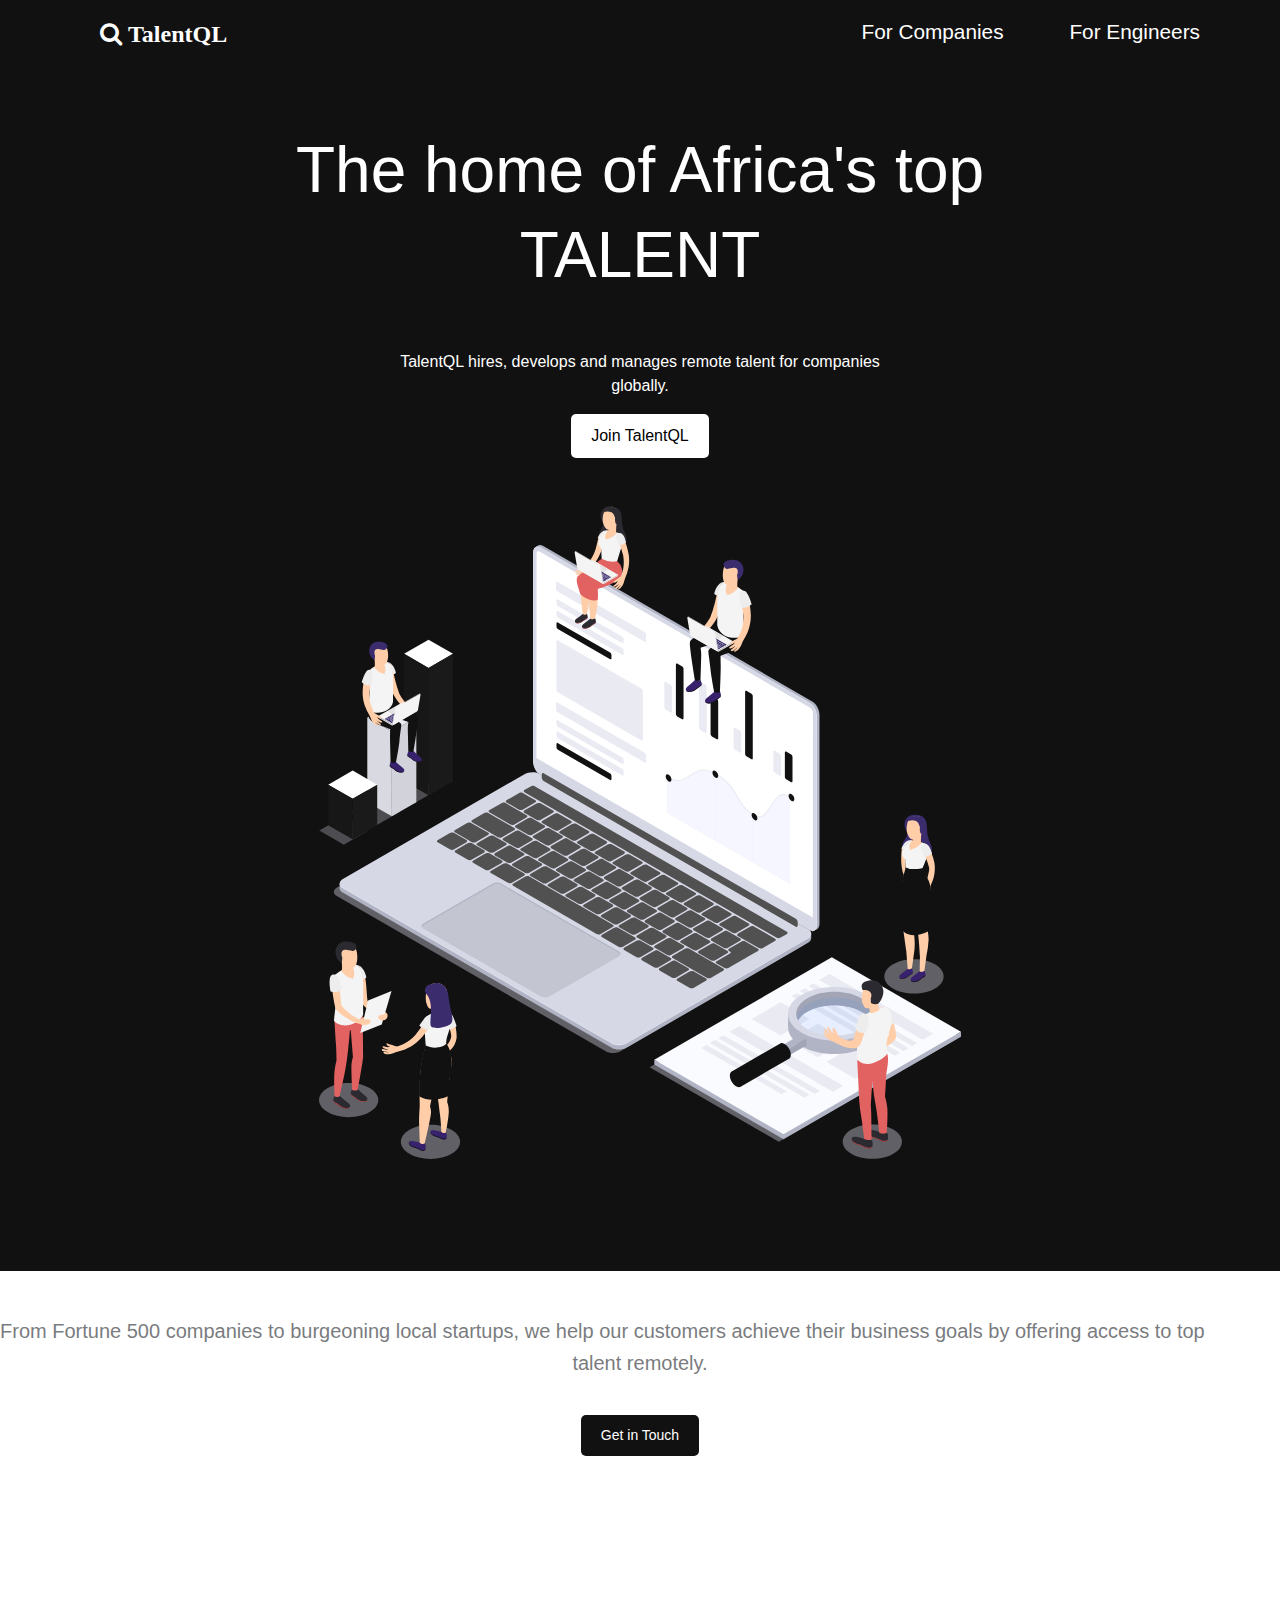
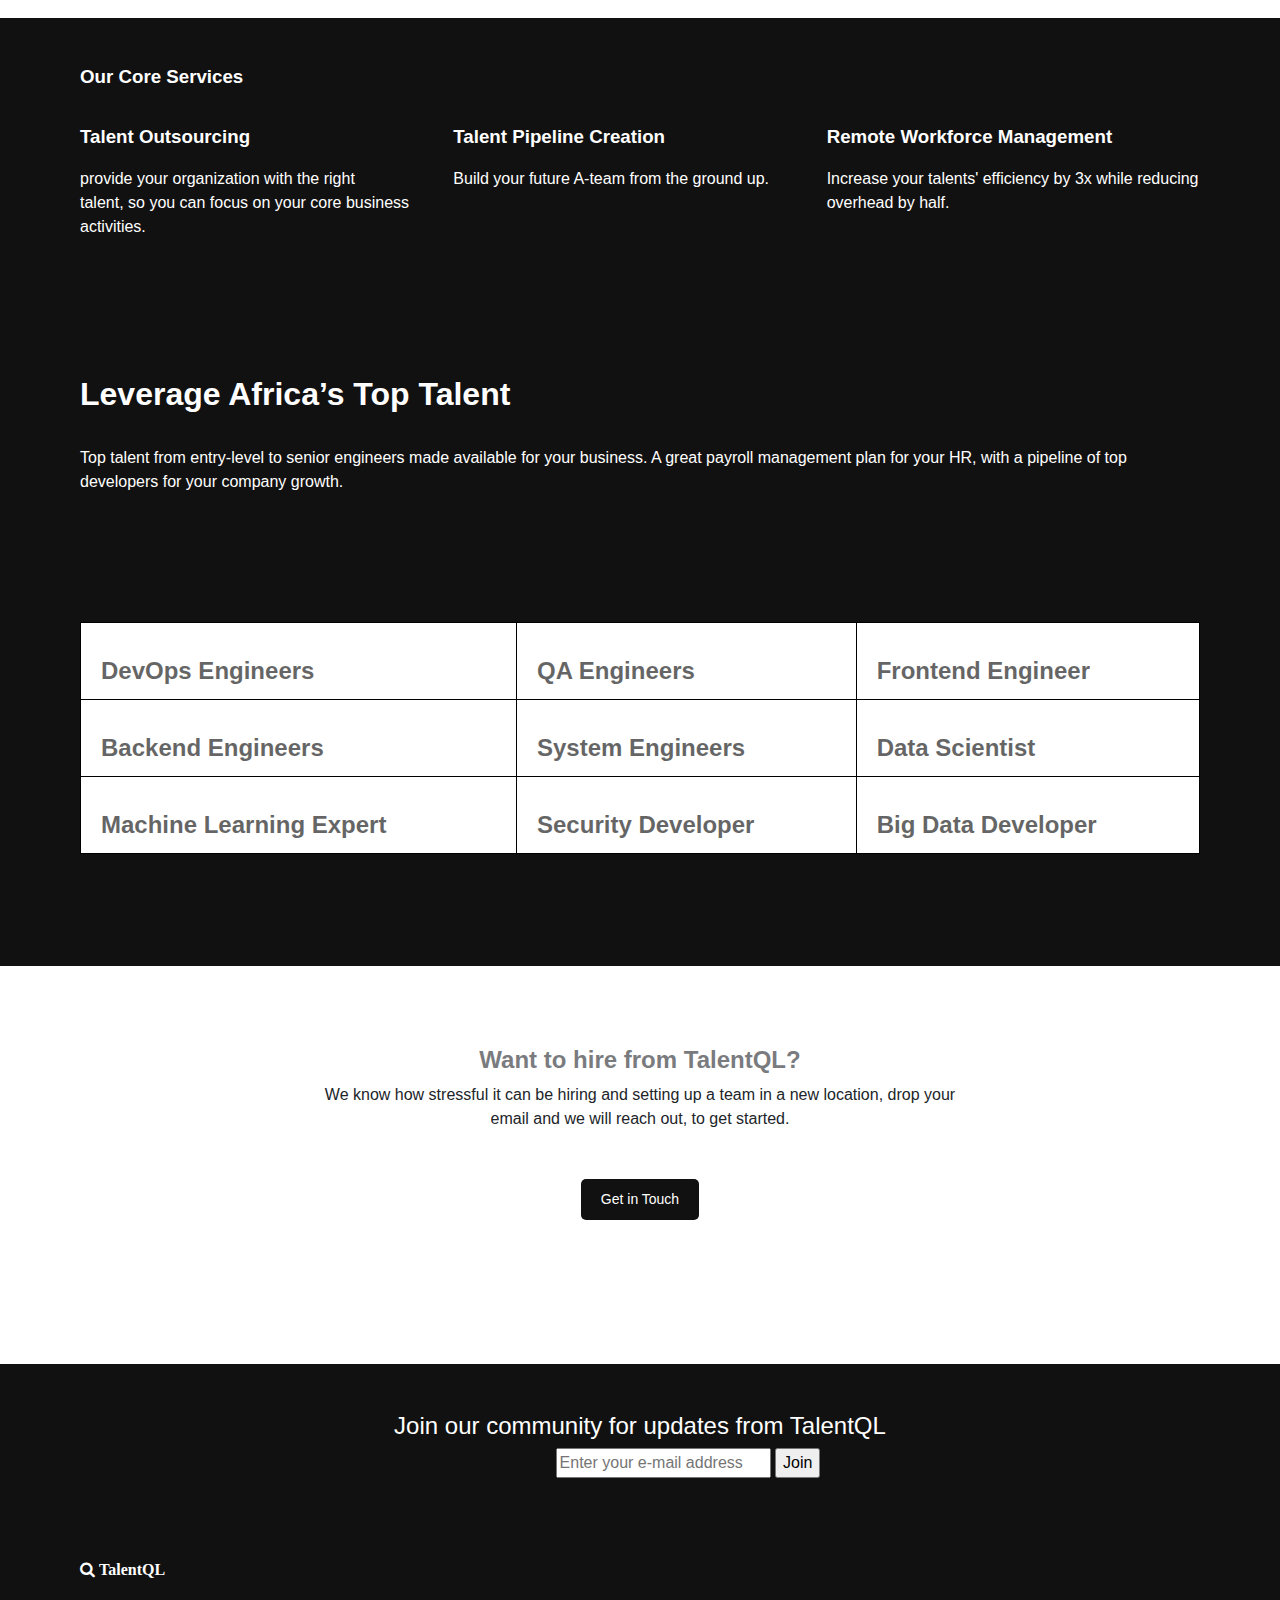
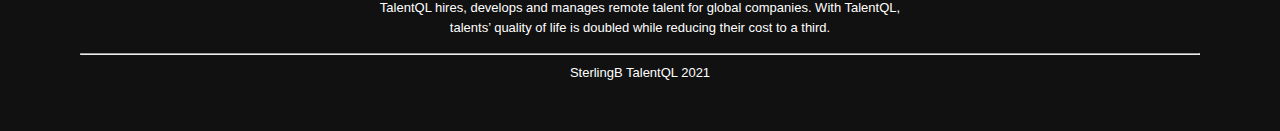
<file: index.html>
<!doctype html>
<html lang="en">

<head>
    <meta charset="utf-8">
    <meta name="viewport" content="width=device-width , initial-scale=1.0">
    <title> Talent </title>
    <link rel="stylesheet" href="assets/fontawesome/css/font-awesome.min.css">
    <link rel="stylesheet" href="style.css">
</head>

<body>
    <div id="app"></div>
    <header class="pt-1 bg-dark">
        <section class="">
            <div class="framer justify-content-between frame">
                <a href="" class="white-text pl-5 p-r-5 fs-half d-sm-hide">
                    <i class="fa fa-search ">
                        <strong>TalentQL</strong>
                    </i>
                </a>
                <nav class="d-sm-hide">
                    <a href="" class="white-text pr-6 fs-3">
                        For Companies
                    </a>
                    <a href="engineers.html" class="white-text pr-6 fs-3 ">
                        For Engineers
                    </a>
                </nav>
            </div>
            <div class="wrap justify-content-between p-l-rsm">
                <a href="" class="white-text fs-half d-md-hide">
                    <i class="fa fa-search ">
                        <strong>TalentQL</strong>
                    </i>
                </a>
                <div class="pad-bottom-and-top-10px d-md-hide">
                    <span class=" white-text bold-700" id="">
                        <i class="fa fa-bars"></i>
                    </span>
                </div>
            </div>
    </header>
    <div class="white-text text-center bg-dark pad-bottom-7 pad-top-5 bold-500 center-text">
        <h2 class="fs-4">The home of Africa's top</h2>
        <h1 class="fs-4">TALENT</h1>
        <p class="pad-top-3">TalentQL hires, develops and manages remote talent for companies
            <br> globally.</p>
        <button class="button no-border no-outline radius-5 black-text bg-white">Join TalentQL
        </button>
        <div class="pad-top-3 ">
            <img src="assets/images/Business_SVG 3.svg" alt="dominos-plain Logo" class="img-size"
                title="dominos-plain Logo">
        </div>
    </div>
    <div class="bg-white pad-top-3">
        <h5 class="faint">From Fortune 500 companies to burgeoning local startups, we help our customers achieve their
            business goals
            by offering access to top</h5>
        <h5 class="text-center faint"> talent remotely.
        </h5>
        <div class="text-center pad-bottom-7 center-text">
            <button class="button no-border no-outline radius-5 white-text bg-dark but-style  ">Get in Touch
            </button>
        </div>
    </div>
    <div class="bg-dark white-text p-l-r">
        <h3 class="pad-top-3"> Our Core Services </h3>

        <div class="wrap justify-content-between  white-text">




            <div class="wrap-md-4">
                <h3> Talent Outsourcing</h3>
                <p> provide your organization with the right<br> talent,
                    so you can focus on your core business activities.</p>
            </div>
            <div class="wrap-md-4 ">
                <h3> Talent Pipeline Creation</h3>
                <p> Build your future A-team from the ground up.</p>
            </div>
            <div class="wrap-md-4 pad-bottom-7">
                <h3>Remote Workforce Management</h3>
                <p>Increase your talents' efficiency by 3x while reducing overhead by half.</p>
            </div>


        </div>
        <div class="pad-bottom-7">
            <h3 class="fs-32">Leverage Africa’s Top Talent</h3>
            <p>Top talent from entry-level to senior engineers made available for your business.
                A great payroll management plan for your HR,
                with a pipeline of top developers for your company growth.</p>
        </div>
        <!-- <div class = " bg-white black-text pad-bottom-7 bord-box ">
            <div class="wrap justify-content-between ">
                <div class="wrap-md-4">
                    <h5>DevOps Engineers</h5>
                </div>
                <div class="wrap-md-4">
                    <h5>QA Engineers</h5>
                </div>
                <div class="wrap-md-4">
                    <h5>Frontend Engineer</h5>
                </div>
            </div>
            <div class = "wrap justify-content-between  ">
                <div class="wrap-md-4">
                    <h5>Backend Engineers</h5>
                </div>
                <div class ="wrap-md-4">
                    <h5>System Engineers</h5>
                </div>
                <div class = "wrap-md-4">
                    <h5>Data Scientist</h5>
                </div>
            </div>
            <div class = "wrap justify-content-between  " >
                <div class="wrap-md-4">
                    <h5>Machine Learning Expert</h5>
                </div>
                <div class="wrap-md-4">
                    <h5>Security Developer</h5>
                </div>
                <div class="wrap-md-4">
                    <h5>Big Data Developer</h5>
                </div>
            </div>
            </div>
            -->
        <div class="pad-bottom-7 d-sm-hide">
            <table class="bg-white black-text">

                <tr class="faint">
                    <td>DevOps Engineers</td>
                    <td>QA Engineers</td>

                    <td>Frontend Engineer</td>

                </tr>
                <tr class="faint">
                    <td>Backend Engineers</td>
                    <td>System Engineers</td>
                    <td>Data Scientist</td>
                </tr>

                <tr class="faint">
                    <td>Machine Learning Expert</td>
                    <td>Security Developer</td>
                    <td>Big Data Developer </td>
                </tr>
            </table>
        </div>
        <div class="pad-bottom-7 d-md-hide ">
            <table class="bg-white black-text">

                <tr class="">
                    <td>DevOps Engineers</td>
                </tr>
                <tr>
                    <td>QA Engineers</td>
                </tr>
                <tr>
                    <td>Frontend Engineer</td>
                </tr>


                <tr class="">
                    <td>Backend Engineers</td>
                </tr>
                <tr>
                    <td>System Engineers</td>
                </tr>
                <tr>
                    <td>Data Scientist</td>
                </tr>

                <tr class="">
                    <td>Machine Learning Expert</td>
                </tr>
                <tr>
                    <td>Security Developer</td>
                </tr>
                <tr>
                    <td>Big Data Developer </td>
                </tr>
            </table>
        </div>

    </div>
    </div>
    <div>
        <h4 class="text-center pad-top-5 faint"><strong>Want to hire from TalentQL?</strong></h4>
        <p class="text-center">We know how stressful it can be hiring and setting up a team in a new location,
            drop your <br> email and we will reach out, to get started.</p>
        <div class="text-center pad-bottom-7">
            <button class="button no-border no-outline radius-5 white-text bg-dark but-style pad-bottom-7  ">Get in
                Touch
            </button>
        </div>

    </div>
    <div class="bg-dark  ">
        <h4 class="text-center center-text white-text pad-top-3">Join our community for updates from TalentQL</h4>
        <div class="text-center">
            <form method="post" class="">
                <div class="pl-6 text-center center-text">
                    <input class="text" type="email" placeholder="Enter your e-mail address" required>
                    <input class="" type="submit" value="Join">
                </div>
            </form>
        </div>
        <div class="pad-top-5 pad-bottom-2 p-l-r">
            <a href="" class="white-text fs">
                <i class="fa fa-search ">
                    <strong>TalentQL</strong>
                </i>
            </a>

            <p class="white-text pad-top-1 fs-small center-text">TalentQL hires, develops and manages remote talent for
                global
                companies.
                With TalentQL, <br> talents’ quality of life is doubled while reducing their cost to a third.</p>
            <hr>
            <p class="text-center white-text fs-small">SterlingB TalentQL 2021</p>
        </div>
    </div>

    </div>
    </section>

<script src ="app.js"></script>
</body>

</html>
</file>
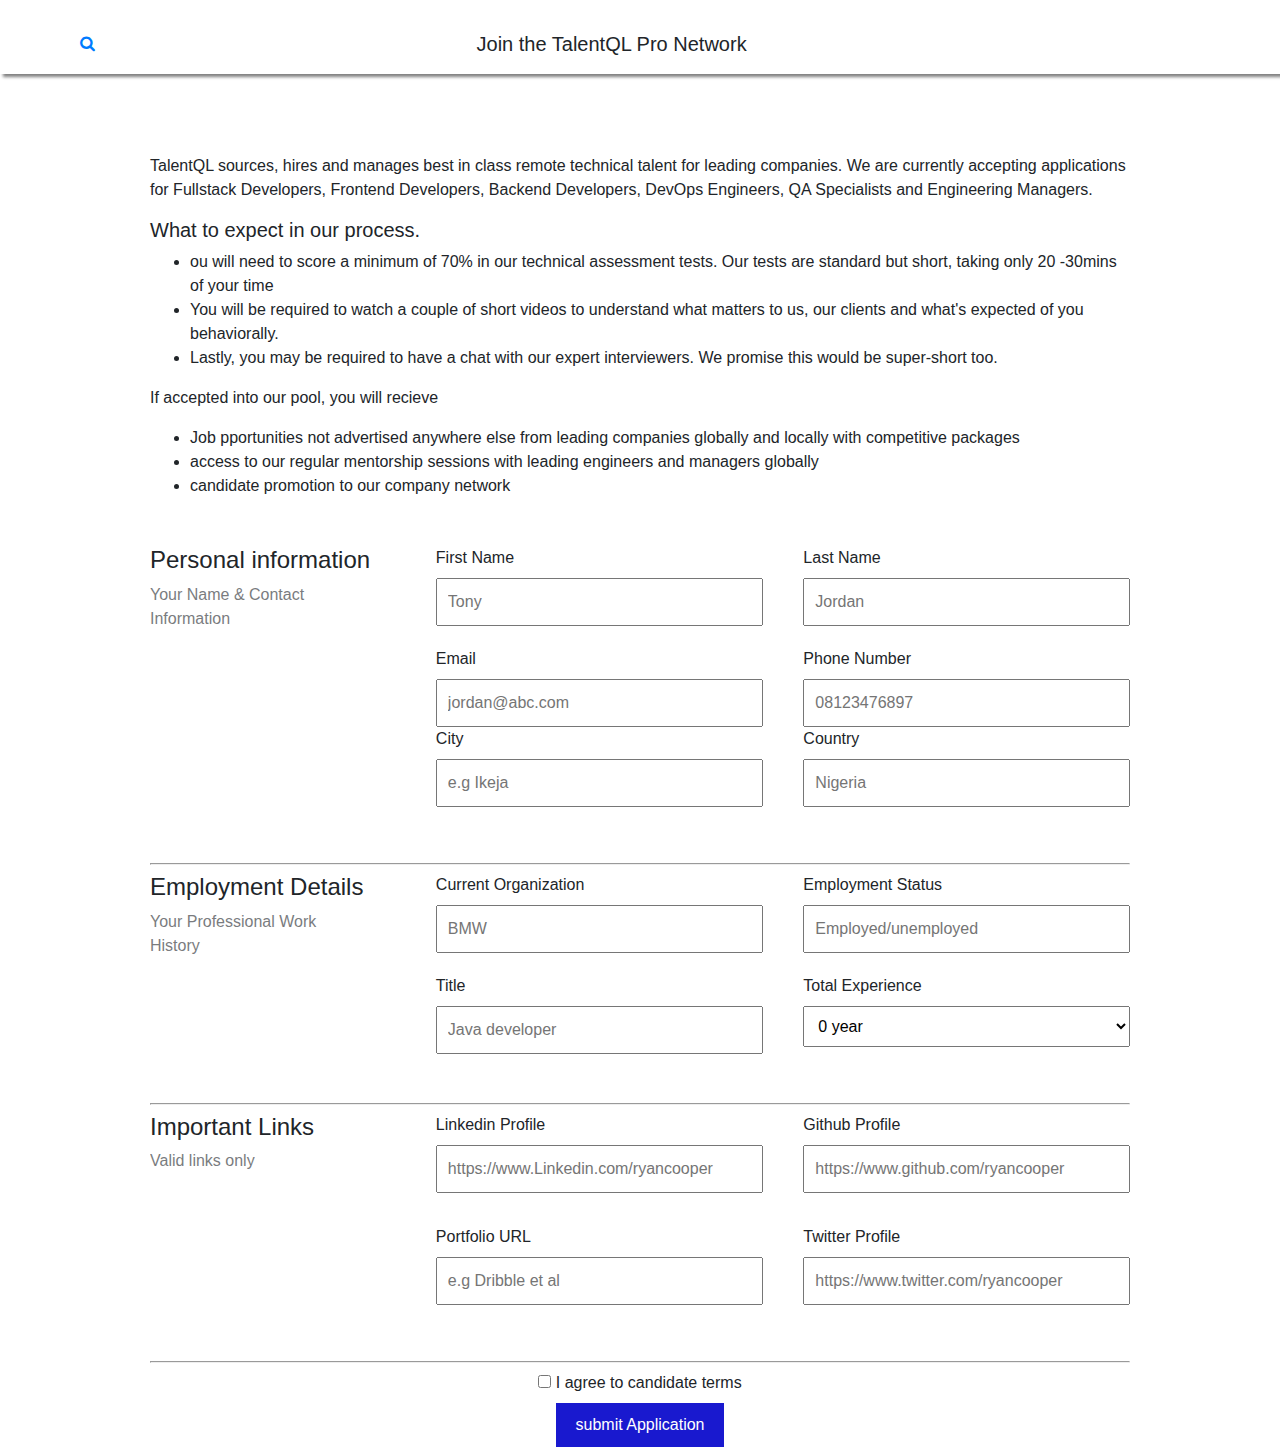
<file: engineers.html>
<!doctype html>
<html lang="en">

<head>
    <meta charset="utf-8">
    <meta name="viewport" content="width=device-width , initial-scale=1.0">
    <title> Talent </title>
    <link rel="stylesheet" href="assets/fontawesome/css/font-awesome.min.css">
    <link rel="stylesheet" href="style.css">
</head>

<body>
    
    <header class="shadow-float pad-top-2">
        <section>
            <div class="wrap justify-content-between wrap-7 frame ">
                <a href="" class="pl-5">
                    <i class="fa fa-search ">
                    </i>
                </a>
                <div>
                    <h5>Join the TalentQL Pro Network</h5>
                </div>
            </div>
        </section>
    </header>
    <div class="p-l-rbg">
        <p class="pad-top-5">TalentQL sources,
            hires and manages best in class remote technical talent for leading companies.
            We are currently accepting applications for Fullstack Developers, Frontend Developers,
            Backend Developers, DevOps Engineers, QA Specialists and Engineering Managers.
        </p>
        <h5>What to expect in our process.</h5>
        <ul>
            <li>ou will need to score a minimum of 70% in our technical assessment tests.
                Our tests are standard but short, taking only 20 -30mins of your time</li>
            <li>You will be required to watch a couple of short videos to understand what matters to us,
                our clients and what's expected of you behaviorally.</li>
            <li>Lastly, you may be required to have a chat with our expert interviewers.
                We promise this would be super-short too.</li>
        </ul>
        <p>If accepted into our pool, you will recieve
        </p>
        <ul>
            <li>Job pportunities not advertised anywhere else from leading companies globally and locally with
                competitive packages</li>
            <li>access to our regular mentorship sessions with leading engineers and managers globally</li>
            <li>candidate promotion to our company network </li>
        </ul>
    </div>
    <main class="framer p-l-rbg">
        <div class="">
            <div class="wrap justify-content-between">
                <div class="wrap-3 pad-top-2">
                    <h4 class="">Personal information </h4>
                    <p class="faint">Your Name & Contact <br> Information</p>
                </div>

                <form class="wrap-4 pad-top-2">
                    <label for="firstname">First Name</label>
                    <input type="text" class="input input-border-faint user-data pad-10" placeholder="Tony" required
                        id="FirstName">
                </form>
                <form class="wrap-4 pad-top-2">
                    <label for="Lastname">Last Name</label>
                    <input type="text" class="input input-border-faint user-data  pad-10" placeholder="Jordan" required
                        id="LastName">

                </form>
                <div class="wrap-3">
                    <!--              <h4 class= "">Personal information </h4>
             <p class="faint">Your Name & Contact <br> Information</p> -->
                </div> 

                <form class="wrap-4">
                    <label for="firstname">Email</label>
                    <input type="text" class="input input-border-faint user-data pad-10" placeholder="jordan@abc.com"
                        required id="Email">
                </form>
                <form class="wrap-4">
                    <label for="Lastname">Phone Number</label>
                    <input type="text" class="input input-border-faint user-data  pad-10" placeholder="08123476897"
                        required id="Phonenumber">

                </form>
                <div class="wrap-3">
                    <!-- <h4 class= "">Personal information </h4>
            <p class="faint">Your Name & Contact <br> Information</p>
             -->
                </div>

                <form class="wrap-4">
                    <label for="firstname">City</label>
                    <input type="text" class="input input-border-faint user-data pad-10" placeholder="e.g Ikeja"
                        required id="City">
                </form>
                <form class="wrap-4 pad-bottom-3">
                    <label for="Lastname">Country</label>
                    <input type="text" class="input input-border-faint user-data  pad-10" placeholder="Nigeria" required
                        id="Country">

                </form>


            </div>
        </div>
        <hr>
        <div class="wrap justify-content-between">
            <div class="wrap-3">
                <h4 class="">Employment Details </h4>
                <p class="faint">Your Professional Work <br> History</p>
            </div>

            <form class="wrap-4">
                <label for="firstname">Current Organization</label>
                <input type="text" class="input input-border-faint user-data pad-10" placeholder="BMW" required
                    id="currentOrganization">
            </form>
            <form class="wrap-4">
                <label for="Lastname">Employment Status
                </label>
                <input type="text" class="input input-border-faint user-data  pad-10" placeholder="Employed/unemployed"
                    required id="employmentStatus">

            </form>
            <div class="wrap-3">
                <!-- <h4 class= "">Personal information </h4>
            <p class="faint">Your Name & Contact <br> Information</p>
             -->
            </div>

            <form class="wrap-4">
                <label for="firstname">Title</label>
                <input type="text" class="input input-border-faint user-data pad-10" placeholder="Java developer"
                    required id="Title">
            </form>
            <form class="wrap-4 pad-bottom-3">
                <label for="experience">Total Experience</label>
                <select class="input input-border-faint pad-10" id="Experience">
                    <option value="0 year">0 year</option>
                    <option value="1 year">1 year</option>
                    <option value="2 years">2 years</option>
                    <option value="3 years"> 3 years</option>
                    <option value="4 years"> 4 years</option>
                    <option value="5 years">5 years</option>
                </select>

            </form>
        </div>
        <hr>
        <div class="wrap justify-content-between">
            <div class="wrap-3">
                <h4 class="">Important Links</h4>
                <p class="faint">Valid links only</p>
            </div>

            <form class="wrap-4">
                <label for="linkedin">Linkedin Profile </label>
                <input type="text" class="input input-border-faint user-data pad-10"
                    placeholder="https://www.Linkedin.com/ryancooper" required id="linkedin">
            </form>
            <form class="wrap-4">
                <label for="github">Github Profile</label>
                <input type="text" class="input input-border-faint user-data  pad-10"
                    placeholder="https://www.github.com/ryancooper" required id="github">

            </form>
            <div class="wrap-3">
                <!-- <h4 class= "">Personal information </h4>
        <p class="faint">Your Name & Contact <br> Information</p>
         -->
            </div>

            <form class="wrap-4 pad-top-2">
                <label for="portfolio">Portfolio URL </label>
                <input type="text" class="input input-border-faint user-data pad-10" placeholder="e.g Dribble et al" required
                    id="portfolio">
            </form>
            <form class="wrap-4 pad-bottom-3 pad-top-2">
                <label for="twitter">Twitter Profile
                </label>
                <input type="text" class="input input-border-faint user-data  pad-10" placeholder="https://www.twitter.com/ryancooper" required
                    id="Twitter">

            </form>

        </div>
        <hr>
        <form class="text-center">
            <input type="checkbox" id="terms" class= "user-data" name="vehicle1" value="Bike">
            <label for="agreement"> I agree to candidate terms</label> <br>
            
        </form>
        <div class="text-center">
        <button class="button no-border no-outline bg-blue white-text" id="submit-user-data">
            submit Application
        </button>
        </div>


    </main>
    <script src ="app.js"></script>
    </body>

</html>
</file>
<file: style.css>
:root {
  --blue: #007bff;
  --indigo: #6610f2;
  --purple: #6f42c1;
  --pink: #e83e8c;
  --red: #dc3545;
  --orange: #fd7e14;
  --yellow: #ffc107;
  --green: #28a745;
  --teal: #20c997;
  --cyan: #17a2b8;
  --white: #fff;
  --gray: #6c757d;
  --gray-dark: #343a40;
  --primary: #007bff;
  --secondary: #6c757d;
  --success: #28a745;
  --info: #17a2b8;
  --warning: #ffc107;
  --danger: #dc3545;
  --light: #f8f9fa;
  --dark: #343a40;
  --breakpoint-xs: 0;
  --breakpoint-sm: 576px;
  --breakpoint-md: 768px;
  --breakpoint-lg: 992px;
  --breakpoint-xl: 1200px;
  --font-family-sans-serif: -apple-system, BlinkMacSystemFont, "Segoe UI", Roboto, "Helvetica Neue", Arial, "Noto Sans", sans-serif, "Apple Color Emoji", "Segoe UI Emoji", "Segoe UI Symbol", "Noto Color Emoji";
  --font-family-monospace: SFMono-Regular, Menlo, Monaco, Consolas, "Liberation Mono", "Courier New", monospace;
}

*, *::before, *::after {
  box-sizing: border-box;
}

html {
  font-family: sans-serif;
  line-height: 1.15;
  -webkit-text-size-adjust: 100%;
  -webkit-tap-highlight-color: rgba(0, 0, 0, 0);
}

@-ms-viewport {
  width: device-width;
}

article, aside, figcaption, figure, footer, header, hgroup, main, nav, section {
  display: block;
}

body {
  margin: 0;
  font-family: -apple-system, BlinkMacSystemFont, "Segoe UI", Roboto, "Helvetica Neue", Arial, "Noto Sans", sans-serif, "Apple Color Emoji", "Segoe UI Emoji", "Segoe UI Symbol", "Noto Color Emoji";
  font-size: 1rem;
  font-weight: 400;
  line-height: 1.5;
  color: #212529;
  text-align: left;
  background-color: #fff;
}

[tabindex="-1"]:focus:not(:focus-visible) {
  outline: 0 !important;
}

hr {
  box-sizing: content-box;
  height: 0;
  overflow: visible;
}

h1, h2, h3, h4, h5, h6 {
  margin-top: 0;
  margin-bottom: 0.5rem;
}

p {
  margin-top: 0;
  margin-bottom: 1rem;
}

abbr[title], abbr[data-original-title] {
  text-decoration: underline;
  -webkit-text-decoration: underline dotted;
  text-decoration: underline dotted;
  cursor: help;
  border-bottom: 0;
  -webkit-text-decoration-skip-ink: none;
  text-decoration-skip-ink: none;
}

address {
  margin-bottom: 1rem;
  font-style: normal;
  line-height: inherit;
}

ol, ul, dl {
  margin-top: 0;
  margin-bottom: 1rem;
}

ol ol, ul ul, ol ul, ul ol {
  margin-bottom: 0;
}

dt {
  font-weight: 700;
}

dd {
  margin-bottom: .5rem;
  margin-left: 0;
}

blockquote {
  margin: 0 0 1rem;
}

b, strong {
  font-weight: bolder;
}

small {
  font-size: 80%;
}

sub, sup {
  position: relative;
  font-size: 75%;
  line-height: 0;
  vertical-align: baseline;
}

sub {
  bottom: -.25em;
}

sup {
  top: -.5em;
}

a {
  color: #007bff;
  text-decoration: none;
  background-color: transparent;
}

a:hover {
  color: #0056b3;
  text-decoration: underline;
}

a:not([href]) {
  color: inherit;
  text-decoration: none;
}

a:not([href]):hover {
  color: inherit;
  text-decoration: none;
}

pre, code, kbd, samp {
  font-family: SFMono-Regular, Menlo, Monaco, Consolas, "Liberation Mono", "Courier New", monospace;
  font-size: 1em;
}

pre {
  margin-top: 0;
  margin-bottom: 1rem;
  overflow: auto;
}

figure {
  margin: 0 0 1rem;
}

img {
  vertical-align: middle;
  border-style: none;
}

svg {
  overflow: hidden;
  vertical-align: middle;
}

label {
  display: inline-block;
  margin-bottom: 0.5rem;
}

button {
  border-radius: 0;
}

button:focus {
  outline: 1px dotted;
  outline: 5px auto -webkit-focus-ring-color;
}

input, button, select, optgroup, textarea {
  margin: 0;
  font-family: inherit;
  font-size: inherit;
  line-height: inherit;
}

button, input {
  overflow: visible;
}

button, select {
  text-transform: none;
}

select {
  word-wrap: normal;
}

button, [type="button"], [type="reset"], [type="submit"] {
  -webkit-appearance: button;
}

button:not(:disabled), [type="button"]:not(:disabled), [type="reset"]:not(:disabled), [type="submit"]:not(:disabled) {
  cursor: pointer;
}

button::-moz-focus-inner, [type="button"]::-moz-focus-inner, [type="reset"]::-moz-focus-inner, [type="submit"]::-moz-focus-inner {
  padding: 0;
  border-style: none;
}

input[type="radio"], input[type="checkbox"] {
  box-sizing: border-box;
  padding: 0;
}

input[type="date"], input[type="time"], input[type="datetime-local"], input[type="month"] {
  -webkit-appearance: listbox;
}

textarea {
  overflow: auto;
  resize: vertical;
}

fieldset {
  min-width: 0;
  padding: 0;
  margin: 0;
  border: 0;
}

legend {
  display: block;
  width: 100%;
  max-width: 100%;
  padding: 0;
  margin-bottom: .5rem;
  font-size: 1.5rem;
  line-height: inherit;
  color: inherit;
  white-space: normal;
}

progress {
  vertical-align: baseline;
}

[type="number"]::-webkit-inner-spin-button, [type="number"]::-webkit-outer-spin-button {
  height: auto;
}

[type="search"] {
  outline-offset: -2px;
  -webkit-appearance: none;
}

[type="search"]::-webkit-search-decoration {
  -webkit-appearance: none;
}

::-webkit-file-uploak2d-button {
  font: inherit;
  -webkit-appearance: button;
}

output {
  display: inline-block;
}

summary {
  display: list-item;
  cursor: pointer;
}

template {
  display: none;
}

[hidden] {
  display: none !important;
}

h1, h2, h3, h4, h5, h6, .h1, .h2, .h3, .h4, .h5, .h6 {
  margin-bottom: 0.5rem;
  font-weight: 500;
  line-height: 1.2;
}

h1, .h1 {
  font-size: 2.5rem;
}

h2, .h2 {
  font-size: 2rem;
}

h3, .h3 {
  font-size: 1.75rem;
}

h4, .h4 {
  font-size: 1.5rem;
}

h5, .h5 {
  font-size: 1.25rem;
}

h6, .h6 {
  font-size: 1rem;
}

/** -------UTILITIES CLASSES --- **/

.fixed-to-top {
  position: fixed;
  top: 0;
  left: 0;
}

.fixed-to-bottom, .fixed-to-bottom:hover {
  position: fixed;
  right: 40px;
  bottom: 45px;
  padding: 15px;
  text-align: center;
  line-height: 1;
  border-radius: 50%;
  z-index: 6
}

.full-frame {
  width: 100%;
}

.framer, .wrapper {
  width: 100%;
  padding-right: 20px;
  padding-left: 20px;
  margin-right: auto;
  margin-left: auto
}

.wrapper {
  padding-right: 15px;
  padding-left: 15px;
}

.frame {
  display: -ms-flexbox;
  display: flex;
  -ms-flex-wrap: wrap;
  flex-wrap: wrap;
}

.bg-green {
  background-color: green;
}
.bg-blue {
  background-color:#1919cf;
}
input:focus{
  border-color: #449eff;
}
.green-text {
  color: rgb(141, 150, 141);
}
.border-error-color {
  border-color: #f00;
  animation : shaking .5s ease 0ms infinite alternate ; 
} 
.footer-wrap {
  display: flex;
}

.justify-content-between {
  justify-content: space-between;
}

.justify-content-end {
  justify-content: flex-end;
}

.pad-5 {
  padding: 5px;
}

.pad-10 {
  padding: 10px;
}

.pad-top-1 {
  padding-top: 1rem;
}

.pad-bottom-1 {
  padding-bottom: 1rem;
}

.pad-top-2 {
  padding-top: 2rem;
}

.pad-bottom-2 {
  padding-bottom: 2rem;
}

.pad-bottom-3 {
  padding-bottom: 3rem;
}

.pad-top-5 {
  padding-top: 5rem;
}

.pad-top-7 {
  padding-top: 7rem
}

.pad-bottom-7 {
  padding-bottom: 7rem;
}

.flex {
  display: flex;
}

.no-wrap {
  flex-wrap: nowrap
}

.w-100 {
  width: 100%;
}

.h-50 {
  height: 50%;
}

.m-r-1 {
  margin-right: 1rem
}

.m-l-3 {
  margin-left: 3rem;
}

.img-responsive {
  width: 100%;
}

/* styled */

.header {
  padding-top: 1.25rem;
  padding-bottom: 1.25rem;
}

.framer, .wrapper {
  width: 100%;
  padding-right: 20px;
  padding-left: 20px;
  margin-right: auto;
  margin-left: auto
}

.frame {
  display: -ms-flexbox;
  display: flex;
  -ms-flex-wrap: wrap;
  flex-wrap: wrap;
}

.justify-content-between {
  justify-content: space-between;
}

.bg-dark {
  background: #121111;
}

.white-text {
  color: #ffffff;
}

.text-center {
  text-align: center;
}

.pr-6 {
  padding-right: 60px;
}

.pl-5 {
  padding-left: 5rem;
}

.pl-6 {
  padding-left: 6rem;
}

.pl-15 {
  padding-left: 15rem;
}

.fs-half {
  font-size: 1.5rem;
}

.fs-small {
  font-size: small;
}

.fs-3 {
  font-size: 1.3rem;
}

.pt-1 {
  padding-top: 1rem;
}

.pad-top-2 {
  padding-top: 2rem;
}

.pad-top-3 {
  padding-top: 3rem;
}

.pad-top-5 {
  padding-top: 5rem;
}

.pad-bottom-7 {
  padding-bottom: 7rem;
}

.but-style {
  padding: 0.7rem 3rem;
  margin: 2rem 0;
  border: 0.1px solid transparent;
  font-family: inherit;
  font-size: 14px;
  font-style: normal;
}

.bold-500 {
  font-weight: 500;
}

.fs-4 {
  font-size: 4rem;
}

.button {
  padding: 10px 20px;
}

.radius-5 {
  border-radius: 5px;
}

.bg-white {
  background: #ffffff;
}

.black-text {
  color: #000000;
}

.no-border {
  border: none;
}

.no-outline {
  outline: none;
}

.faint {
  opacity: 0.6;
}

.wrap {
  display: -ms-flexbox;
  display: flex;
  -ms-flex-wrap: wrap;
  flex-wrap: wrap;
}

.wrap-1 {
  -ms-flex: 0 0 8.333333%;
  flex: 0 0 8.333333%;
  max-width: 8.333333%;
}

.wrap-2 {
  -ms-flex: 0 0 16.666667%;
  flex: 0 0 16.666667%;
  max-width: 16.666667%;
}

.wrap-3 {
  -ms-flex: 0 0 25%;
  flex: 0 0 25%;
  max-width: 25%;
}

.wrap-4 {
  -ms-flex: 0 0 33.333333%;
  flex: 0 0 33.333333%;
  max-width: 33.333333%;
}

.wrap-5 {
  -ms-flex: 0 0 41.666667%;
  flex: 0 0 41.666667%;
  max-width: 41.666667%;
}

.wrap-6 {
  -ms-flex: 0 0 50%;
  flex: 0 0 50%;
  max-width: 50%;
}

.wrap-7 {
  -ms-flex: 0 0 58.333333%;
  flex: 0 0 58.333333%;
  max-width: 58.333333%;
}

.wrap-8 {
  -ms-flex: 0 0 66.666667%;
  flex: 0 0 66.666667%;
  max-width: 66.666667%;
}

.wrap-9 {
  -ms-flex: 0 0 75%;
  flex: 0 0 75%;
  max-width: 75%;
}

.wrap-10 {
  -ms-flex: 0 0 83.333333%;
  flex: 0 0 83.333333%;
  max-width: 83.333333%;
}

.wrap-11 {
  -ms-flex: 0 0 91.666667%;
  flex: 0 0 91.666667%;
  max-width: 91.666667%;
}

.wrap-12 {
  -ms-flex: 0 0 100%;
  flex: 0 0 100%;
  max-width: 100%;
}

.p-l-r {
  padding-right: 80px;
  padding-left: 80px;
}

.p-l-rbg {
  padding-right: 150px;
  padding-left: 150px;
}

h3 {
  display: block;
  font-size: 1.17em;
  margin-block-start: 1em;
  margin-block-end: 1em;
  margin-inline-start: 0px;
  margin-inline-end: 0px;
  font-weight: bold;
}

.fs-32 {
  font-size: 32px;
}

.bord-box {
  border-style: solid;
  border-collapse: collapse;
  border: 1px solid rgb(25, 124, 70);
}

table, td {
  border: 1px solid black;
  border-collapse: collapse;
  padding-left: 20px;
  padding-top: 30px;
  padding-bottom: 10px;
  font-weight: 700;
  font-size: 1.5rem;
}

table {
  width: 100%;
}

.fr-md-1 {
  -ms-flex: 0 0 8.333333%;
  flex: 0 0 8.333333%;
  max-width: 8.333333%;
}

.fr-md-2 {
  -ms-flex: 0 0 16.666667%;
  flex: 0 0 16.666667%;
  max-width: 16.666667%;
}

.fr-md-3 {
  -ms-flex: 0 0 25%;
  flex: 0 0 25%;
  max-width: 25%;
}

.fr-md-4 {
  -ms-flex: 0 0 33.333333%;
  flex: 0 0 33.333333%;
  max-width: 33.333333%;
}

.fr-md-5 {
  -ms-flex: 0 0 41.666667%;
  flex: 0 0 41.666667%;
  max-width: 41.666667%;
}

.fr-md-6 {
  -ms-flex: 0 0 50%;
  flex: 0 0 50%;
  max-width: 50%;
}

.fr-md-7 {
  -ms-flex: 0 0 58.333333%;
  flex: 0 0 58.333333%;
  max-width: 58.333333%;
}

.fr-md-8 {
  -ms-flex: 0 0 66.666667%;
  flex: 0 0 66.666667%;
  max-width: 66.666667%;
}

.fr-md-9 {
  -ms-flex: 0 0 75%;
  flex: 0 0 75%;
  max-width: 75%;
}

.fr-md-10 {
  -ms-flex: 0 0 83.333333%;
  flex: 0 0 83.333333%;
  max-width: 83.333333%;
}

.fr-md-11 {
  -ms-flex: 0 0 91.666667%;
  flex: 0 0 91.666667%;
  max-width: 91.666667%;
}

.fr-md-12 {
  -ms-flex: 0 0 100%;
  flex: 0 0 100%;
  max-width: 100%;
}

.input {
  display: inline-block;
  width: 100%;
  box-shadow: border-box;
}

.pad-bottom-and-top-10px {
  padding-top: 10px;
  padding-bottom: 10px;
}

.shadow-float {
  box-shadow: 3px 3px 3px 0px grey;
  padding-bottom: 10px;
}

@media (max-width: 360px) {
  .img-size {
    width: 100%;
  }
  .wrap-md-6 {
    -ms-flex: 0 0 50%;
    flex: 0 0 50%;
    max-width: 50%;
  }
  .wrap-md-2 {
    -ms-flex: 0 0 16.666667%;
    flex: 0 0 16.666667%;
    max-width: 16.666667%;
  }
  .center-text {
    text-align: center;
  }
  .w-100 {
    width: 100%
  }
  .wrap-md-2 {
    -ms-flex: 0 0 16.666667%;
    flex: 0 0 16.666667%;
    max-width: 16.666667%;
  }
}

@media (max-width: 578px) {}

@media(max-width:568px) {
  .wrap-md-2 {
    -ms-flex: 0 0 16.666667%;
    flex: 0 0 16.666667%;
    max-width: 16.666667%;
  }
  .d-sm-hide {
    display: none;
  }
  .pr-6 {
    padding-right: 60px;
  }
  .pl-5 {
    padding-left: 5rem;
  }
  .p-l-rsm {
    padding-right: 20px;
    padding-left: 20px;
  }
  .wrap {
    display: -ms-flexbox;
    display: flex;
    -ms-flex-wrap: wrap;
    flex-wrap: wrap;
  }
  .justify-content-between {
    justify-content: space-between;
  }
}

@media(max-width:869px) {
  .flex-col {
    display: -ms-flexbox;
    display: flex;
    -ms-flex-wrap: wrap;
    flex-wrap: wrap;
  }
  .flex-d {
    flex-direction: column;
  }
}

@media(min-width:768px) {
  .center-text {
    text-align: center;
  }
  .d-lg-block {
    display: block;
  }
  /* .d-sm-hide {
    display: none;
  } */
  .p-r-3 {
    padding-right: 3rem;
  }
  .d-md-hide {
    display: none;
  }
  .wrap {
    display: -ms-flexbox;
    display: flex;
    -ms-flex-wrap: wrap;
    flex-wrap: wrap;
  }
  .wrap-md-1 {
    -ms-flex: 0 0 8.333333%;
    flex: 0 0 8.333333%;
    max-width: 8.333333%;
  }
  .wrap-md-2 {
    -ms-flex: 0 0 16.666667%;
    flex: 0 0 16.666667%;
    max-width: 16.666667%;
  }
  .wrap-md-3 {
    -ms-flex: 0 0 25%;
    flex: 0 0 25%;
    max-width: 25%;
  }
  .wrap-md-4 {
    -ms-flex: 0 0 33.333333%;
    flex: 0 0 33.333333%;
    max-width: 33.333333%;
  }
  .wrap-md-5 {
    -ms-flex: 0 0 41.666667%;
    flex: 0 0 41.666667%;
    max-width: 41.666667%;
  }
  .wrap-md-6 {
    -ms-flex: 0 0 50%;
    flex: 0 0 50%;
    max-width: 50%;
  }
  .wrap-md-7 {
    -ms-flex: 0 0 58.333333%;
    flex: 0 0 58.333333%;
    max-width: 58.333333%;
  }
  .wrap-md-8 {
    -ms-flex: 0 0 66.666667%;
    flex: 0 0 66.666667%;
    max-width: 66.666667%;
  }
  .wrap-md-9 {
    -ms-flex: 0 0 75%;
    flex: 0 0 75%;
    max-width: 75%;
  }
  .wrap-md-10 {
    -ms-flex: 0 0 83.333333%;
    flex: 0 0 83.333333%;
    max-width: 83.333333%;
  }
  .wrap-md-11 {
    -ms-flex: 0 0 91.666667%;
    flex: 0 0 91.666667%;
    max-width: 91.666667%;
  }
  .wrap-md-12 {
    -ms-flex: 0 0 100%;
    flex: 0 0 100%;
    max-width: 100%;
  }
}
</file>
